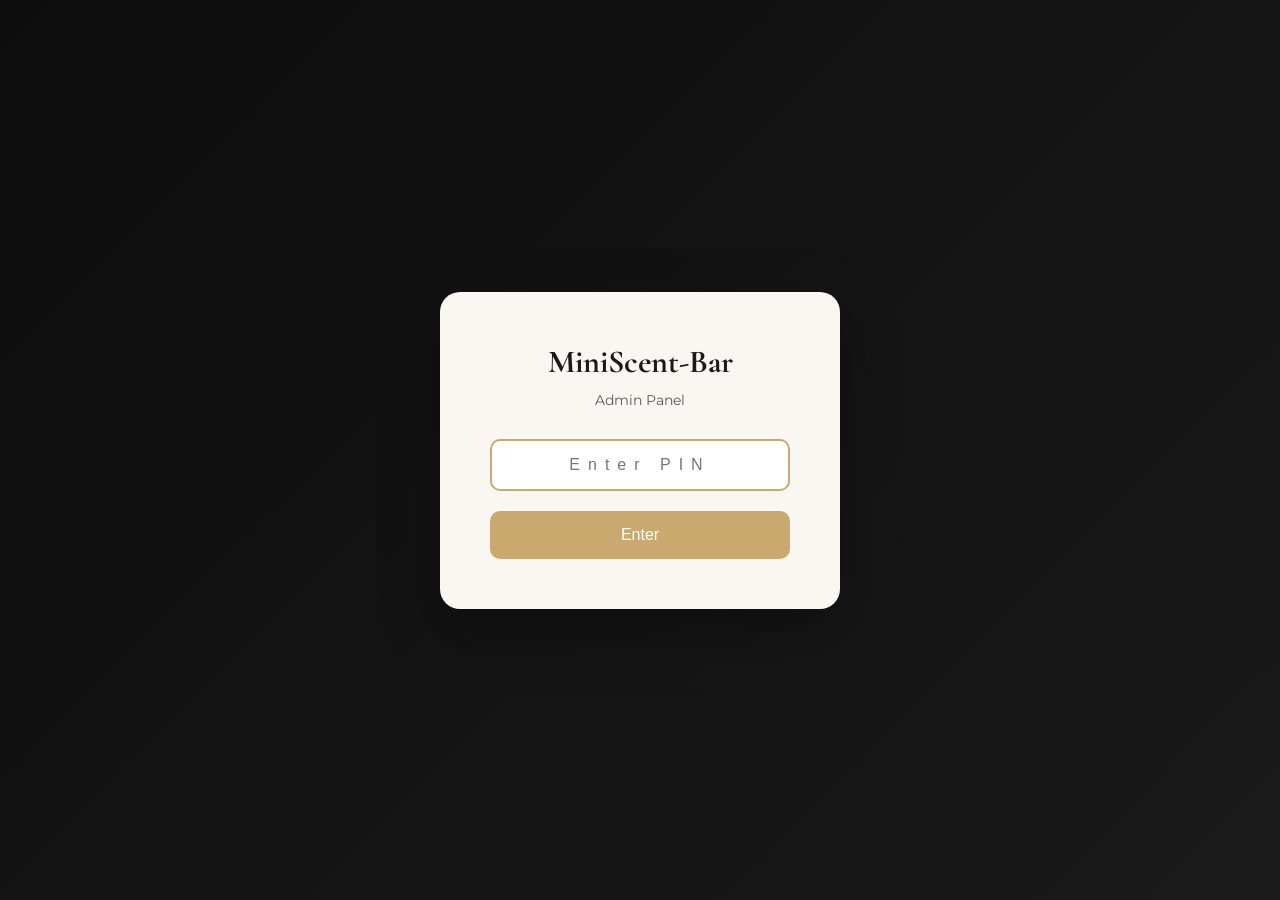
<file: admin.html>
<!DOCTYPE html>
<html lang="en">
<head>
  <meta charset="UTF-8">
  <meta name="viewport" content="width=device-width, initial-scale=1.0">
  <title>Admin Panel | MiniScent-Bar</title>
  <link href="https://fonts.googleapis.com/css2?family=Cormorant+Garamond:wght@400;500;600&family=Montserrat:wght@300;400;500&display=swap" rel="stylesheet">
  <style>
    * { margin: 0; padding: 0; box-sizing: border-box; }
    
    :root {
      --gold: #C9A96E;
      --gold-dark: #A0824D;
      --cream: #FAF7F2;
      --cream-light: #FFFDF9;
      --charcoal: #1A1A1A;
      --dark: #0D0D0D;
      --text-secondary: #5A5A5A;
      --font-serif: 'Cormorant Garamond', Georgia, serif;
      --font-sans: 'Montserrat', system-ui, sans-serif;
    }
    
    body {
      font-family: var(--font-sans);
      background: var(--cream);
      color: var(--charcoal);
      min-height: 100vh;
    }
    
    /* Login Screen */
    .login-screen {
      position: fixed;
      inset: 0;
      background: linear-gradient(135deg, var(--dark), var(--charcoal));
      display: flex;
      align-items: center;
      justify-content: center;
      z-index: 1000;
    }
    
    .login-box {
      background: var(--cream);
      padding: 50px;
      border-radius: 20px;
      width: 100%;
      max-width: 400px;
      text-align: center;
      box-shadow: 0 20px 60px rgba(0,0,0,0.3);
    }
    
    .login-box h1 {
      font-family: var(--font-serif);
      font-size: 2rem;
      color: var(--charcoal);
      margin-bottom: 10px;
    }
    
    .login-box p {
      color: var(--text-secondary);
      font-size: 0.875rem;
      margin-bottom: 30px;
    }
    
    .login-box input {
      width: 100%;
      padding: 15px;
      border: 2px solid var(--gold);
      border-radius: 10px;
      font-size: 1rem;
      margin-bottom: 20px;
      text-align: center;
      letter-spacing: 0.5em;
    }
    
    .login-box button {
      width: 100%;
      padding: 15px;
      background: var(--gold);
      color: white;
      border: none;
      border-radius: 10px;
      font-size: 1rem;
      cursor: pointer;
      font-weight: 500;
    }
    
    .login-box button:hover {
      background: var(--gold-dark);
    }
    
    /* Admin Layout */
    .admin-container {
      display: none;
      max-width: 1400px;
      margin: 0 auto;
    }
    
    .admin-header {
      background: var(--dark);
      color: var(--cream);
      padding: 20px 30px;
      display: flex;
      justify-content: space-between;
      align-items: center;
    }
    
    .admin-header h1 {
      font-family: var(--font-serif);
      font-size: 1.5rem;
    }
    
    .admin-header button {
      background: transparent;
      border: 1px solid var(--gold);
      color: var(--gold);
      padding: 8px 20px;
      border-radius: 6px;
      cursor: pointer;
    }
    
    .admin-nav {
      background: white;
      padding: 15px 30px;
      border-bottom: 1px solid rgba(0,0,0,0.1);
      display: flex;
      gap: 10px;
    }
    
    .nav-btn {
      padding: 10px 20px;
      border: none;
      background: transparent;
      color: var(--text-secondary);
      cursor: pointer;
      font-size: 0.875rem;
      border-radius: 6px;
    }
    
    .nav-btn.active {
      background: var(--gold);
      color: white;
    }
    
    .admin-content {
      padding: 30px;
    }
    
    .section {
      display: none;
      background: white;
      padding: 30px;
      border-radius: 15px;
      box-shadow: 0 4px 20px rgba(0,0,0,0.08);
    }
    
    .section.active {
      display: block;
    }
    
    .section h2 {
      font-family: var(--font-serif);
      font-size: 1.75rem;
      margin-bottom: 25px;
      padding-bottom: 15px;
      border-bottom: 2px solid var(--gold-light);
    }
    
    /* Form Styles */
    .form-group {
      margin-bottom: 20px;
    }
    
    .form-group label {
      display: block;
      font-size: 0.875rem;
      font-weight: 500;
      margin-bottom: 8px;
      color: var(--charcoal);
    }
    
    .form-group input,
    .form-group textarea,
    .form-group select {
      width: 100%;
      padding: 12px;
      border: 1px solid #ddd;
      border-radius: 8px;
      font-size: 0.9rem;
      font-family: var(--font-sans);
    }
    
    .form-group input:focus,
    .form-group textarea:focus {
      outline: none;
      border-color: var(--gold);
    }
    
    .form-row {
      display: grid;
      grid-template-columns: repeat(2, 1fr);
      gap: 20px;
    }
    
    .btn-primary {
      background: var(--gold);
      color: white;
      border: none;
      padding: 12px 30px;
      border-radius: 8px;
      cursor: pointer;
      font-size: 0.9rem;
      font-weight: 500;
    }
    
    .btn-primary:hover {
      background: var(--gold-dark);
    }
    
    .btn-secondary {
      background: transparent;
      color: var(--gold);
      border: 1px solid var(--gold);
      padding: 12px 30px;
      border-radius: 8px;
      cursor: pointer;
      font-size: 0.9rem;
    }
    
    /* Products List */
    .products-list {
      margin-top: 30px;
    }
    
    .product-item {
      display: grid;
      grid-template-columns: 60px 1fr auto auto auto;
      gap: 15px;
      align-items: center;
      padding: 15px;
      border-bottom: 1px solid #eee;
    }
    
    .product-item img {
      width: 50px;
      height: 50px;
      object-fit: cover;
      border-radius: 8px;
    }
    
    .product-info h4 {
      font-family: var(--font-serif);
      font-size: 1.1rem;
    }
    
    .product-info p {
      font-size: 0.8rem;
      color: var(--text-secondary);
    }
    
    .price-tag {
      font-weight: 600;
      color: var(--gold);
    }
    
    .btn-small {
      padding: 6px 12px;
      font-size: 0.8rem;
      border-radius: 4px;
      cursor: pointer;
    }
    
    .btn-edit {
      background: var(--gold);
      color: white;
      border: none;
    }
    
    .btn-delete {
      background: #ff4444;
      color: white;
      border: none;
    }
    
    /* Logo Preview */
    .logo-preview {
      width: 100px;
      height: 100px;
      border: 2px dashed var(--gold);
      border-radius: 10px;
      display: flex;
      align-items: center;
      justify-content: center;
      margin-bottom: 15px;
      overflow: hidden;
    }
    
    .logo-preview img {
      max-width: 100%;
      max-height: 100%;
      object-fit: contain;
    }
    
    /* Modal */
    .modal {
      display: none;
      position: fixed;
      inset: 0;
      background: rgba(0,0,0,0.5);
      z-index: 2000;
      align-items: center;
      justify-content: center;
    }
    
    .modal.active {
      display: flex;
    }
    
    .modal-content {
      background: white;
      padding: 30px;
      border-radius: 15px;
      width: 90%;
      max-width: 500px;
      max-height: 90vh;
      overflow-y: auto;
    }
    
    .modal-header {
      display: flex;
      justify-content: space-between;
      align-items: center;
      margin-bottom: 20px;
    }
    
    .modal-header h3 {
      font-family: var(--font-serif);
      font-size: 1.5rem;
    }
    
    .close-btn {
      background: none;
      border: none;
      font-size: 1.5rem;
      cursor: pointer;
    }
    
    @media (max-width: 768px) {
      .form-row {
        grid-template-columns: 1fr;
      }
      
      .product-item {
        grid-template-columns: 50px 1fr;
        gap: 10px;
      }
    }
  </style>
</head>
<body>
  <!-- Login Screen -->
  <div class="login-screen" id="loginScreen">
    <div class="login-box">
      <h1>MiniScent-Bar</h1>
      <p>Admin Panel</p>
      <input type="password" id="adminPass" placeholder="Enter PIN" maxlength="4">
      <button onclick="login()">Enter</button>
    </div>
  </div>

  <!-- Admin Panel -->
  <div class="admin-container" id="adminPanel">
    <header class="admin-header">
      <h1>🌸 MiniScent-Bar Admin</h1>
      <button onclick="logout()">Logout</button>
    </header>
    
    <nav class="admin-nav">
      <button class="nav-btn active" onclick="showSection('shop')">Shop Details</button>
      <button class="nav-btn" onclick="showSection('products')">Products</button>
      <button class="nav-btn" onclick="showSection('logo')">Logo</button>
    </nav>
    
    <main class="admin-content">
      <!-- Shop Details Section -->
      <section id="shop" class="section active">
        <h2>Shop Details</h2>
        <form onsubmit="saveShopDetails(event)">
          <div class="form-row">
            <div class="form-group">
              <label>Business Name</label>
              <input type="text" id="shopName" value="MiniScent-Bar">
            </div>
            <div class="form-group">
              <label>Tagline</label>
              <input type="text" id="shopTagline" value="Kenya's TOP Perfume Bar">
            </div>
          </div>
          
          <div class="form-row">
            <div class="form-group">
              <label>WhatsApp Number</label>
              <input type="text" id="shopPhone" value="254718810888">
            </div>
            <div class="form-group">
              <label>Email</label>
              <input type="email" id="shopEmail" value="shopminiatureworld@gmail.com">
            </div>
          </div>
          
          <div class="form-group">
            <label>Location</label>
            <input type="text" id="shopLocation" value="Nairobi, Kenya">
          </div>
          
          <div class="form-group">
            <label>Instagram Handle</label>
            <input type="text" id="shopInstagram" value="shop_miniscent.bar">
          </div>
          
          <button type="submit" class="btn-primary">Save Changes</button>
        </form>
      </section>
      
      <!-- Products Section -->
      <section id="products" class="section">
        <h2>Products</h2>
        <button class="btn-primary" onclick="openProductModal()">+ Add New Product</button>
        
        <div class="products-list" id="productsList">
          <!-- Products loaded here -->
        </div>
      </section>
      
      <!-- Logo Section -->
      <section id="logo" class="section">
        <h2>Change Logo</h2>
        
        <div class="form-group">
          <label>Current Logo</label>
          <div class="logo-preview" id="logoPreview">
            <img src="css/logo.png" alt="Current Logo" id="currentLogoImg">
          </div>
        </div>
        
        <div class="form-group">
          <label>Upload New Logo</label>
          <input type="file" id="logoUpload" accept="image/*" onchange="previewLogo(event)">
          <small style="color: var(--text-secondary);">Recommended: PNG with transparent background, 200x200px</small>
        </div>
        
        <div class="form-group">
          <label>Or enter Logo URL</label>
          <input type="text" id="logoUrl" placeholder="https://example.com/logo.png">
        </div>
        
        <button class="btn-primary" onclick="saveLogo()">Update Logo</button>
        <button class="btn-secondary" onclick="resetLogo()" style="margin-left: 10px;">Reset to Default</button>
      </section>
    </main>
  </div>
  
  <!-- Product Modal -->
  <div class="modal" id="productModal">
    <div class="modal-content">
      <div class="modal-header">
        <h3 id="modalTitle">Add Product</h3>
        <button class="close-btn" onclick="closeProductModal()">&times;</button>
      </div>
      <form onsubmit="saveProduct(event)">
        <input type="hidden" id="productId">
        
        <div class="form-group">
          <label>Product Name</label>
          <input type="text" id="productName" required>
        </div>
        
        <div class="form-row">
          <div class="form-group">
            <label>Brand</label>
            <input type="text" id="productBrand" required>
          </div>
          <div class="form-group">
            <label>Price (Ksh)</label>
            <input type="number" id="productPrice" required>
          </div>
        </div>
        
        <div class="form-group">
          <label>Type/Description</label>
          <input type="text" id="productType" placeholder="e.g. Woody & Rich">
        </div>
        
        <div class="form-group">
          <label>Image URL</label>
          <input type="url" id="productImage" placeholder="https://images.unsplash.com/...">
          <small style="color: var(--text-secondary);">Leave empty for default perfume image</small>
        </div>
        
        <button type="submit" class="btn-primary">Save Product</button>
      </form>
    </div>
  </div>

  <script>
    // Admin PIN (in real app, this would be hashed)
    const ADMIN_PIN = '1234';
    
    // Default products
    const defaultProducts = [
      { id: 1, name: 'Santal 33', brand: 'Le Labo', price: 3000, type: 'Woody & Rich', image: 'https://images.unsplash.com/photo-1541643600914-78b084683601?w=400&h=600&fit=crop' },
      { id: 2, name: 'Baccarat Rouge', brand: 'MFK', price: 3000, type: 'Amber Floral', image: 'https://images.unsplash.com/photo-1592945403244-b3fbafd7f539?w=400&h=600&fit=crop' },
      { id: 3, name: 'Oud Wood', brand: 'Tom Ford', price: 3000, type: 'Smoky & Warm', image: 'https://images.unsplash.com/photo-1587017539504-67cfbddac569?w=400&h=600&fit=crop' },
      { id: 4, name: 'Libre', brand: 'YSL', price: 3000, type: 'Bold Lavender', image: 'https://images.unsplash.com/photo-1594035910387-fea47794261f?w=400&h=600&fit=crop' },
      { id: 5, name: 'Good Girl', brand: 'Carolina Herrera', price: 3000, type: 'Sweet & Dark', image: 'https://images.unsplash.com/photo-1595425970377-c9703cf48b6d?w=400&h=600&fit=crop' },
      { id: 6, name: 'Aventus', brand: 'Creed', price: 3000, type: 'Fruity & Rich', image: 'https://images.unsplash.com/photo-1523293182086-7651a899d37f?w=400&h=600&fit=crop' }
    ];
    
    // Check if already logged in
    if (localStorage.getItem('adminLoggedIn') === 'true') {
      showAdminPanel();
    }
    
    function login() {
      const pass = document.getElementById('adminPass').value;
      if (pass === ADMIN_PIN) {
        localStorage.setItem('adminLoggedIn', 'true');
        showAdminPanel();
      } else {
        alert('Incorrect PIN');
      }
    }
    
    function logout() {
      localStorage.removeItem('adminLoggedIn');
      location.reload();
    }
    
    function showAdminPanel() {
      document.getElementById('loginScreen').style.display = 'none';
      document.getElementById('adminPanel').style.display = 'block';
      loadProducts();
      loadShopDetails();
    }
    
    function showSection(sectionId) {
      document.querySelectorAll('.section').forEach(s => s.classList.remove('active'));
      document.querySelectorAll('.nav-btn').forEach(b => b.classList.remove('active'));
      document.getElementById(sectionId).classList.add('active');
      event.target.classList.add('active');
    }
    
    // Shop Details
    function loadShopDetails() {
      const details = JSON.parse(localStorage.getItem('shopDetails') || '{}');
      if (details.name) document.getElementById('shopName').value = details.name;
      if (details.tagline) document.getElementById('shopTagline').value = details.tagline;
      if (details.phone) document.getElementById('shopPhone').value = details.phone;
      if (details.email) document.getElementById('shopEmail').value = details.email;
      if (details.location) document.getElementById('shopLocation').value = details.location;
      if (details.instagram) document.getElementById('shopInstagram').value = details.instagram;
    }
    
    function saveShopDetails(e) {
      e.preventDefault();
      const details = {
        name: document.getElementById('shopName').value,
        tagline: document.getElementById('shopTagline').value,
        phone: document.getElementById('shopPhone').value,
        email: document.getElementById('shopEmail').value,
        location: document.getElementById('shopLocation').value,
        instagram: document.getElementById('shopInstagram').value
      };
      localStorage.setItem('shopDetails', JSON.stringify(details));
      alert('Shop details saved! Changes will appear on the website.');
    }
    
    // Products
    function loadProducts() {
      const products = JSON.parse(localStorage.getItem('products') || JSON.stringify(defaultProducts));
      const container = document.getElementById('productsList');
      container.innerHTML = products.map(p => `
        <div class="product-item">
          <img src="${p.image || 'https://via.placeholder.com/50'}" alt="${p.name}">
          <div class="product-info">
            <h4>${p.name}</h4>
            <p>${p.brand} • ${p.type}</p>
          </div>
          <span class="price-tag">Ksh ${p.price}</span>
          <button class="btn-small btn-edit" onclick="editProduct(${p.id})">Edit</button>
          <button class="btn-small btn-delete" onclick="deleteProduct(${p.id})">Delete</button>
        </div>
      `).join('');
    }
    
    function openProductModal(product = null) {
      document.getElementById('productModal').classList.add('active');
      document.getElementById('modalTitle').textContent = product ? 'Edit Product' : 'Add Product';
      if (product) {
        document.getElementById('productId').value = product.id;
        document.getElementById('productName').value = product.name;
        document.getElementById('productBrand').value = product.brand;
        document.getElementById('productPrice').value = product.price;
        document.getElementById('productType').value = product.type;
        document.getElementById('productImage').value = product.image || '';
      } else {
        document.getElementById('productId').value = '';
        document.querySelector('#productModal form').reset();
      }
    }
    
    function closeProductModal() {
      document.getElementById('productModal').classList.remove('active');
    }
    
    function saveProduct(e) {
      e.preventDefault();
      const id = document.getElementById('productId').value;
      const products = JSON.parse(localStorage.getItem('products') || JSON.stringify(defaultProducts));
      
      const product = {
        id: id ? parseInt(id) : Date.now(),
        name: document.getElementById('productName').value,
        brand: document.getElementById('productBrand').value,
        price: parseInt(document.getElementById('productPrice').value),
        type: document.getElementById('productType').value,
        image: document.getElementById('productImage').value || 'https://images.unsplash.com/photo-1541643600914-78b084683601?w=400&h=600&fit=crop'
      };
      
      if (id) {
        const index = products.findIndex(p => p.id === parseInt(id));
        products[index] = product;
      } else {
        products.push(product);
      }
      
      localStorage.setItem('products', JSON.stringify(products));
      closeProductModal();
      loadProducts();
      alert('Product saved!');
    }
    
    function editProduct(id) {
      const products = JSON.parse(localStorage.getItem('products') || JSON.stringify(defaultProducts));
      const product = products.find(p => p.id === id);
      openProductModal(product);
    }
    
    function deleteProduct(id) {
      if (!confirm('Delete this product?')) return;
      let products = JSON.parse(localStorage.getItem('products') || JSON.stringify(defaultProducts));
      products = products.filter(p => p.id !== id);
      localStorage.setItem('products', JSON.stringify(products));
      loadProducts();
    }
    
    // Logo
    function previewLogo(event) {
      const file = event.target.files[0];
      if (file) {
        const reader = new FileReader();
        reader.onload = function(e) {
          document.getElementById('currentLogoImg').src = e.target.result;
          localStorage.setItem('logoData', e.target.result);
        };
        reader.readAsDataURL(file);
      }
    }
    
    function saveLogo() {
      const url = document.getElementById('logoUrl').value;
      if (url) {
        localStorage.setItem('logoUrl', url);
        document.getElementById('currentLogoImg').src = url;
      }
      alert('Logo updated! Note: For permanent changes, you need to replace the logo.png file in the css folder.');
    }
    
    function resetLogo() {
      localStorage.removeItem('logoData');
      localStorage.removeItem('logoUrl');
      document.getElementById('currentLogoImg').src = 'css/logo.png';
      document.getElementById('logoUrl').value = '';
      alert('Logo reset to default');
    }
    
    // Load saved logo on page load
    const savedLogo = localStorage.getItem('logoUrl') || localStorage.getItem('logoData');
    if (savedLogo) {
      document.getElementById('currentLogoImg').src = savedLogo;
    }
  </script>
</body>
</html>
</file>
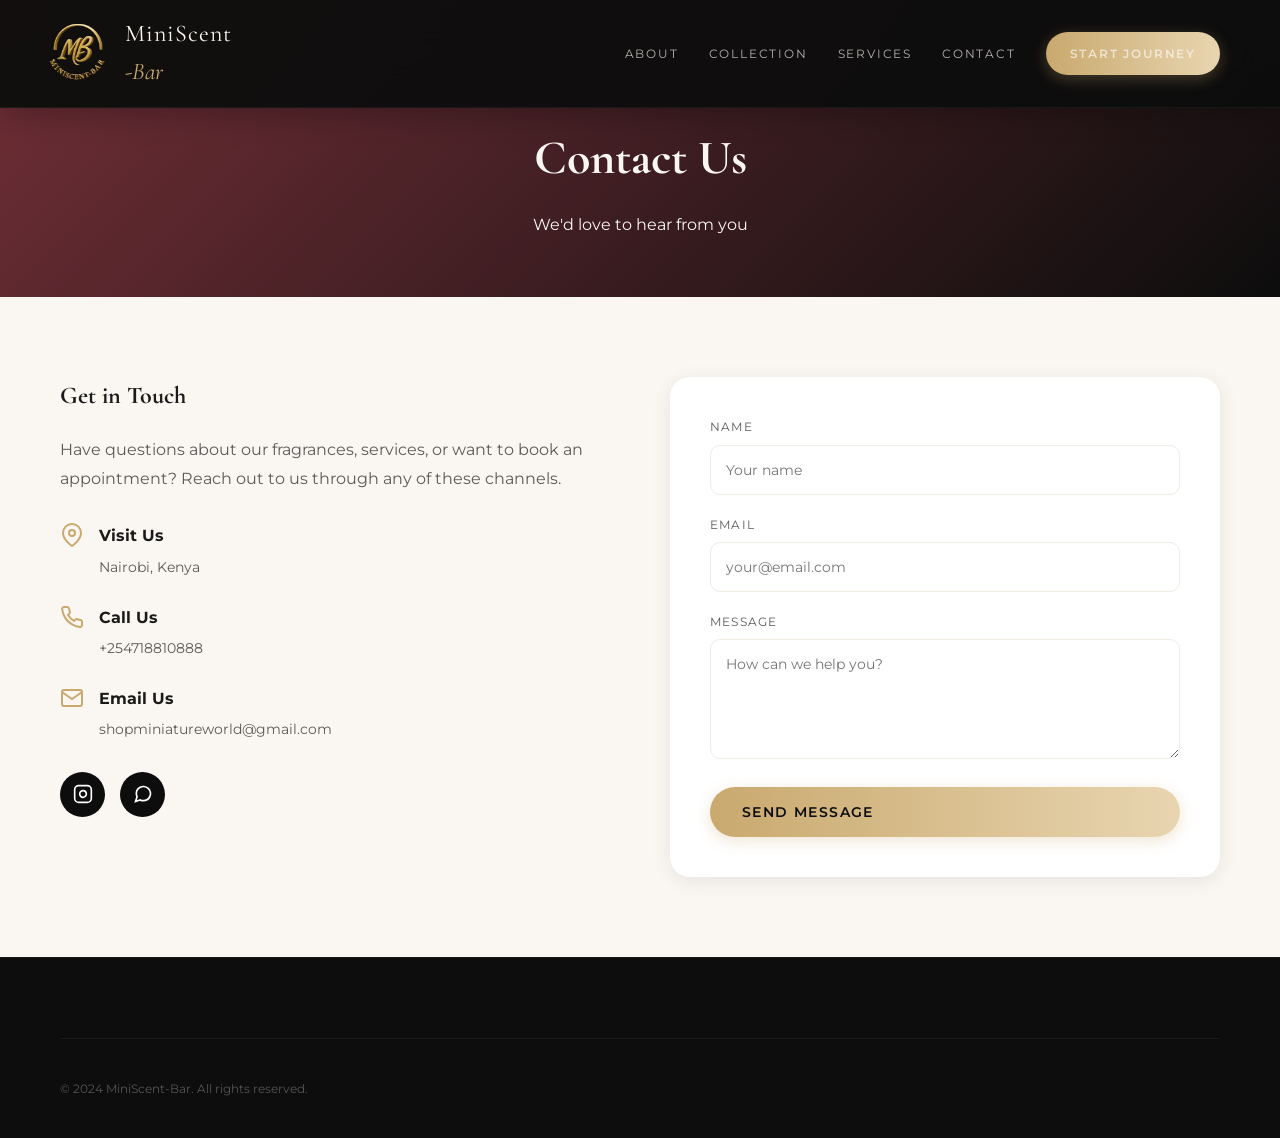
<file: contact.html>
<!DOCTYPE html>
<html lang="en">
<head>
  <meta charset="UTF-8">
  <meta name="viewport" content="width=device-width, initial-scale=1.0">
  <title>Contact Us | MiniScent-Bar</title>
  <link href="https://fonts.googleapis.com/css2?family=Cormorant+Garamond:wght@400;500&family=Montserrat:wght@300;400;500&family=Great+Vibes&family=Parisienne&family=Sacramento&family=Allura&family=Alex+Brush&display=swap" rel="stylesheet">
  <link rel="stylesheet" href="css/styles.css">
  <style>
    .page-header { background: linear-gradient(135deg, var(--burgundy), var(--dark)); padding: 120px 0 60px; text-align: center; color: var(--cream); }
    .page-header h1 { font-family: var(--font-serif); font-size: 3rem; margin-bottom: 15px; }
    .contact-section { padding: 80px 0; background: var(--cream); }
    .contact-grid { display: grid; grid-template-columns: 1fr 1fr; gap: 60px; }
    .contact-info h3 { font-family: var(--font-serif); font-size: 1.5rem; color: var(--charcoal); margin-bottom: 20px; }
    .contact-item { display: flex; align-items: flex-start; gap: 15px; margin-bottom: 25px; }
    .contact-item svg { stroke: var(--gold); flex-shrink: 0; }
    .contact-item strong { display: block; color: var(--charcoal); margin-bottom: 5px; }
    .contact-item span { font-size: 0.875rem; color: var(--text-secondary); }
    .social-links { display: flex; gap: 15px; margin-top: 30px; }
    .social-links a { width: 45px; height: 45px; border-radius: 50%; background: var(--dark); display: flex; align-items: center; justify-content: center; transition: 0.3s; }
    .social-links a:hover { background: var(--gold); }
    .contact-form { background: white; padding: 40px; border-radius: 20px; box-shadow: 0 4px 20px rgba(0,0,0,0.08); }
    .form-group { margin-bottom: 20px; }
    .form-group label { display: block; font-size: 0.75rem; text-transform: uppercase; letter-spacing: 0.1em; color: var(--text-secondary); margin-bottom: 8px; }
    .form-group input, .form-group textarea { width: 100%; padding: 15px; border: 1px solid var(--cream-dark); border-radius: 10px; font-family: var(--font-sans); font-size: 0.875rem; transition: 0.3s; }
    .form-group input:focus, .form-group textarea:focus { outline: none; border-color: var(--gold); }
    .form-group textarea { min-height: 120px; resize: vertical; }
    @media (max-width: 768px) { .contact-grid { grid-template-columns: 1fr; } }
  </style>
</head>
<body>
  <nav class="navbar scrolled" id="navbar">
    <div class="nav-container">
      <a href="index.html" class="logo">
        <img src="css/logo.png" alt="MiniScent-Bar">
        <div class="logo-text"><span class="logo-main">MiniScent</span><span class="logo-accent">-Bar</span></div>
      </a>
      <div class="nav-links">
        <a href="about.html">About</a>
        <a href="collection.html">Collection</a>
        <a href="services.html">Services</a>
        <a href="contact.html">Contact</a>
        <a href="index.html#fragrance-journey" class="btn-primary">Start Journey</a>
      </div>
    </div>
  </nav>

  <header class="page-header">
    <div class="container">
      <h1>Contact Us</h1>
      <p>We'd love to hear from you</p>
    </div>
  </header>

  <section class="contact-section">
    <div class="container">
      <div class="contact-grid">
        <div class="contact-info">
          <h3>Get in Touch</h3>
          <p style="color: var(--text-secondary); margin-bottom: 30px; line-height: 1.8;">Have questions about our fragrances, services, or want to book an appointment? Reach out to us through any of these channels.</p>
          
          <div class="contact-item">
            <svg width="24" height="24" viewBox="0 0 24 24" fill="none" stroke-width="2"><path d="M21 10c0 7-9 13-9 13s-9-6-9-13a9 9 0 0 1 18 0z"/><circle cx="12" cy="10" r="3"/></svg>
            <div>
              <strong>Visit Us</strong>
              <span>Nairobi, Kenya</span>
            </div>
          </div>
          
          <div class="contact-item">
            <svg width="24" height="24" viewBox="0 0 24 24" fill="none" stroke-width="2"><path d="M22 16.92v3a2 2 0 0 1-2.18 2 19.79 19.79 0 0 1-8.63-3.07 19.5 19.5 0 0 1-6-6 19.79 19.79 0 0 1-3.07-8.67A2 2 0 0 1 4.11 2h3a2 2 0 0 1 2 1.72 12.84 12.84 0 0 0 .7 2.81 2 2 0 0 1-.45 2.11L8.09 9.91a16 16 0 0 0 6 6l1.27-1.27a2 2 0 0 1 2.11-.45 12.84 12.84 0 0 0 2.81.7A2 2 0 0 1 22 16.92z"/></svg>
            <div>
              <strong>Call Us</strong>
              <span>+254718810888</span>
            </div>
          </div>
          
          <div class="contact-item">
            <svg width="24" height="24" viewBox="0 0 24 24" fill="none" stroke-width="2"><path d="M4 4h16c1.1 0 2 .9 2 2v12c0 1.1-.9 2-2 2H4c-1.1 0-2-.9-2-2V6c0-1.1.9-2 2-2z"/><polyline points="22,6 12,13 2,6"/></svg>
            <div>
              <strong>Email Us</strong>
              <span>shopminiatureworld@gmail.com</span>
            </div>
          </div>
          
          <div class="social-links">
            <a href="https://instagram.com/shop_miniscent.bar" target="_blank" aria-label="Instagram">
              <svg width="20" height="20" viewBox="0 0 24 24" fill="none" stroke="white" stroke-width="2"><rect x="2" y="2" width="20" height="20" rx="5"/><path d="M16 11.37A4 4 0 1 1 12.63 8 4 4 0 0 1 16 11.37z"/><line x1="17.5" y1="6.5" x2="17.51" y2="6.5"/></svg>
            </a>
            <a href="https://wa.me/254718810888" target="_blank" aria-label="WhatsApp">
              <svg width="20" height="20" viewBox="0 0 24 24" fill="none" stroke="white" stroke-width="2"><path d="M21 11.5a8.38 8.38 0 0 1-.9 3.8 8.5 8.5 0 0 1-7.6 4.7 8.38 8.38 0 0 1-3.8-.9L3 21l1.9-5.7a8.38 8.38 0 0 1-.9-3.8 8.5 8.5 0 0 1 4.7-7.6 8.38 8.38 0 0 1 3.8-.9h.5a8.48 8.48 0 0 1 8 8v.5z"/></svg>
            </a>
          </div>
        </div>
        
        <form class="contact-form" onsubmit="handleSubmit(event)">
          <div class="form-group">
            <label>Name</label>
            <input type="text" name="name" required placeholder="Your name">
          </div>
          <div class="form-group">
            <label>Email</label>
            <input type="email" name="email" required placeholder="your@email.com">
          </div>
          <div class="form-group">
            <label>Message</label>
            <textarea name="message" required placeholder="How can we help you?"></textarea>
          </div>
          <button type="submit" class="btn-primary btn-large" style="width: 100%;">Send Message</button>
        </form>
      </div>
    </div>
  </section>

  <footer class="footer">
    <div class="container">
      <div class="footer-bottom">
        <p>© 2024 MiniScent-Bar. All rights reserved.</p>
      </div>
    </div>
  </footer>

  <script>
    function handleSubmit(e) {
      e.preventDefault();
      const form = e.target;
      const name = form.name.value;
      const email = form.email.value;
      const message = form.message.value;
      const whatsappMsg = encodeURIComponent(`Hi! I'm ${name} (${email}). ${message}`);
      window.open(`https://wa.me/254718810888?text=${whatsappMsg}`, '_blank');
    }
  </script>
</body>
</html>
</file>
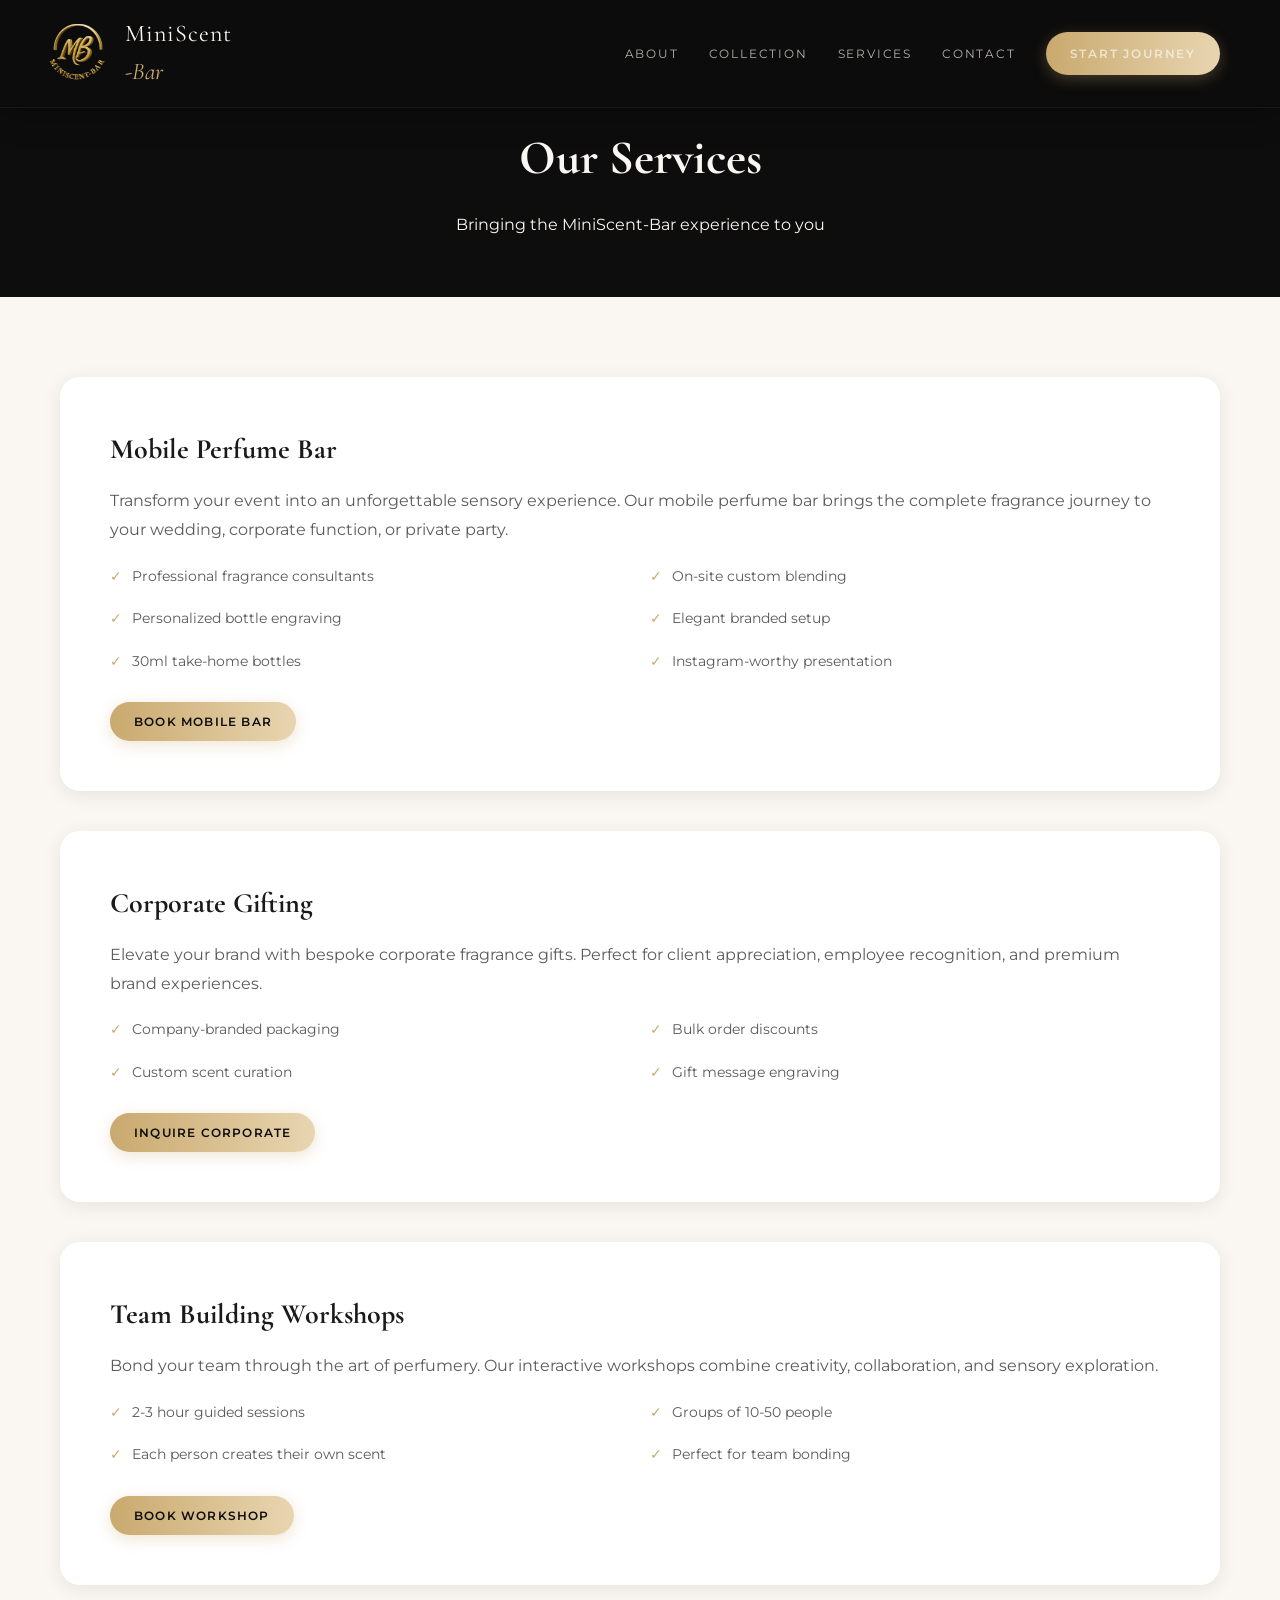
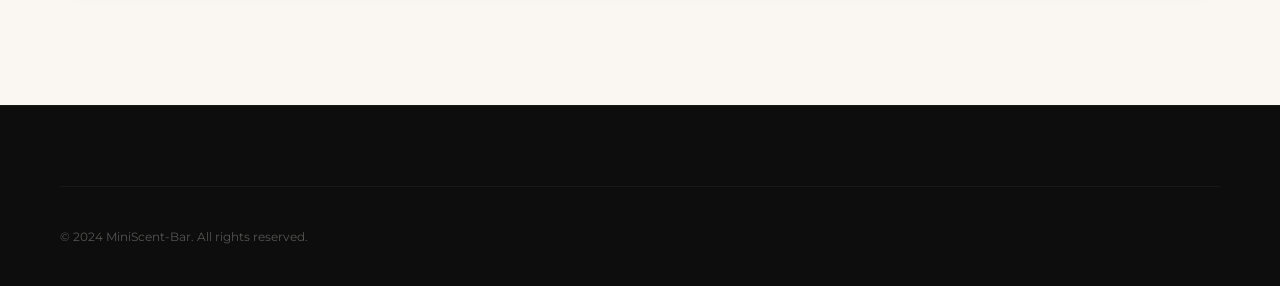
<file: services.html>
<!DOCTYPE html>
<html lang="en">
<head>
  <meta charset="UTF-8">
  <meta name="viewport" content="width=device-width, initial-scale=1.0">
  <title>Services | MiniScent-Bar</title>
  <link href="https://fonts.googleapis.com/css2?family=Cormorant+Garamond:wght@400;500&family=Montserrat:wght@300;400;500&family=Great+Vibes&family=Parisienne&family=Sacramento&family=Allura&family=Alex+Brush&display=swap" rel="stylesheet">
  <link rel="stylesheet" href="css/styles.css">
  <style>
    .page-header { background: var(--dark); padding: 120px 0 60px; text-align: center; color: var(--cream); }
    .page-header h1 { font-family: var(--font-serif); font-size: 3rem; margin-bottom: 15px; }
    .services-full { padding: 80px 0; background: var(--cream); }
    .service-detail { background: white; border-radius: 20px; padding: 50px; margin-bottom: 40px; box-shadow: 0 4px 20px rgba(0,0,0,0.08); }
    .service-detail h3 { font-family: var(--font-serif); font-size: 1.75rem; color: var(--charcoal); margin-bottom: 15px; }
    .service-detail p { color: var(--text-secondary); line-height: 1.8; margin-bottom: 20px; }
    .features { display: grid; grid-template-columns: repeat(2, 1fr); gap: 20px; margin-bottom: 30px; }
    .feature { display: flex; align-items: center; gap: 10px; font-size: 0.875rem; color: var(--text-secondary); }
    .feature::before { content: '✓'; color: var(--gold); font-weight: bold; }
  </style>
</head>
<body>
  <nav class="navbar scrolled" id="navbar">
    <div class="nav-container">
      <a href="index.html" class="logo">
        <img src="css/logo.png" alt="MiniScent-Bar">
        <div class="logo-text"><span class="logo-main">MiniScent</span><span class="logo-accent">-Bar</span></div>
      </a>
      <div class="nav-links">
        <a href="about.html">About</a>
        <a href="collection.html">Collection</a>
        <a href="services.html">Services</a>
        <a href="contact.html">Contact</a>
        <a href="index.html#fragrance-journey" class="btn-primary">Start Journey</a>
      </div>
    </div>
  </nav>

  <header class="page-header">
    <div class="container">
      <h1>Our Services</h1>
      <p>Bringing the MiniScent-Bar experience to you</p>
    </div>
  </header>

  <section class="services-full">
    <div class="container">
      <div class="service-detail">
        <h3>Mobile Perfume Bar</h3>
        <p>Transform your event into an unforgettable sensory experience. Our mobile perfume bar brings the complete fragrance journey to your wedding, corporate function, or private party.</p>
        <div class="features">
          <div class="feature">Professional fragrance consultants</div>
          <div class="feature">On-site custom blending</div>
          <div class="feature">Personalized bottle engraving</div>
          <div class="feature">Elegant branded setup</div>
          <div class="feature">30ml take-home bottles</div>
          <div class="feature">Instagram-worthy presentation</div>
        </div>
        <button class="btn-primary" onclick="inquire('Mobile Bar')">Book Mobile Bar</button>
      </div>

      <div class="service-detail">
        <h3>Corporate Gifting</h3>
        <p>Elevate your brand with bespoke corporate fragrance gifts. Perfect for client appreciation, employee recognition, and premium brand experiences.</p>
        <div class="features">
          <div class="feature">Company-branded packaging</div>
          <div class="feature">Bulk order discounts</div>
          <div class="feature">Custom scent curation</div>
          <div class="feature">Gift message engraving</div>
        </div>
        <button class="btn-primary" onclick="inquire('Corporate Gifting')">Inquire Corporate</button>
      </div>

      <div class="service-detail">
        <h3>Team Building Workshops</h3>
        <p>Bond your team through the art of perfumery. Our interactive workshops combine creativity, collaboration, and sensory exploration.</p>
        <div class="features">
          <div class="feature">2-3 hour guided sessions</div>
          <div class="feature">Groups of 10-50 people</div>
          <div class="feature">Each person creates their own scent</div>
          <div class="feature">Perfect for team bonding</div>
        </div>
        <button class="btn-primary" onclick="inquire('Team Building')">Book Workshop</button>
      </div>
    </div>
  </section>

  <footer class="footer">
    <div class="container">
      <div class="footer-bottom">
        <p>© 2024 MiniScent-Bar. All rights reserved.</p>
      </div>
    </div>
  </footer>

  <script>
    function inquire(service) {
      const message = encodeURIComponent(`Hi! I'm interested in your ${service} services. Can you provide more information?`);
      window.open(`https://wa.me/?text=${message}`, '_blank');
    }
  </script>
</body>
</html>
</file>
<file: css/styles.css>
/* ===== CSS VARIABLES - Color Theme ===== */
:root {
  /* Primary Colors - Gold Luxury */
  --gold: #C9A96E;
  --gold-light: #E8D5B0;
  --gold-dark: #A0824D;
  --gold-muted: #B89A6A;
  
  /* Neutrals - Cream & Dark */
  --cream: #FAF7F2;
  --cream-light: #FFFDF9;
  --cream-dark: #F0EBE3;
  --charcoal: #1A1A1A;
  --charcoal-light: #2D2D2D;
  --dark: #0D0D0D;
  
  /* Accent Colors */
  --blush: #E8D5D0;
  --blush-soft: #F5E8E4;
  --burgundy: #722F37;
  --burgundy-soft: #8B4A52;
  --sage: #8B9D83;
  --sage-soft: #A8B8A0;
  
  /* Text Colors */
  --text-primary: #1A1A1A;
  --text-secondary: #5A5A5A;
  --text-muted: #8A8A8A;
  --text-cream: #FAF7F2;
  
  /* Fonts */
  --font-serif: 'Cormorant Garamond', Georgia, serif;
  --font-sans: 'Montserrat', system-ui, sans-serif;
  --font-script: 'Great Vibes', cursive;
  --font-script-2: 'Parisienne', cursive;
  --font-script-3: 'Sacramento', cursive;
  --font-script-4: 'Allura', cursive;
  --font-script-5: 'Alex Brush', cursive;
  
  /* Transitions */
  --transition-fast: 0.3s ease;
  --transition-medium: 0.5s ease;
  --transition-slow: 0.7s ease;
}

/* ===== RESET & BASE ===== */
* {
  margin: 0;
  padding: 0;
  box-sizing: border-box;
}

html {
  scroll-behavior: smooth;
}

body {
  font-family: var(--font-sans);
  background-color: var(--cream);
  color: var(--text-primary);
  line-height: 1.6;
  overflow-x: hidden;
}

img {
  max-width: 100%;
  height: auto;
  display: block;
}

a {
  text-decoration: none;
  color: inherit;
  transition: var(--transition-fast);
}

button {
  cursor: pointer;
  font-family: var(--font-sans);
  border: none;
  background: none;
}

.container {
  max-width: 1200px;
  margin: 0 auto;
  padding: 0 20px;
}

/* ===== NAVIGATION ===== */
.navbar {
  position: fixed;
  top: 0;
  left: 0;
  right: 0;
  z-index: 1000;
  transition: var(--transition-slow);
  padding: 15px 0;
}

.navbar.scrolled {
  background: rgba(13, 13, 13, 0.95);
  backdrop-filter: blur(20px);
  box-shadow: 0 4px 30px rgba(0, 0, 0, 0.3);
  border-bottom: 1px solid rgba(255, 255, 255, 0.05);
}

.navbar.light {
  background: rgba(250, 247, 242, 0.95);
  backdrop-filter: blur(20px);
  box-shadow: 0 4px 20px rgba(0, 0, 0, 0.1);
}

.navbar.light .nav-links a {
  color: var(--charcoal);
}

.navbar.light .nav-links a:hover {
  color: var(--gold);
}

.nav-container {
  max-width: 1200px;
  margin: 0 auto;
  padding: 0 20px 0 0;
  display: flex;
  justify-content: space-between;
  align-items: center;
}

.logo {
  display: flex;
  align-items: center;
  gap: 10px;
}

.logo img {
  height: 75px;
  width: auto;
}

.logo-text {
  display: flex;
  flex-direction: column;
}

.logo-main {
  font-family: var(--font-serif);
  font-size: 1.5rem;
  color: var(--cream);
  letter-spacing: 1px;
}

.logo-accent {
  font-family: var(--font-serif);
  font-size: 1.5rem;
  color: var(--gold);
  font-style: italic;
}

.navbar.light .logo-main {
  color: var(--charcoal);
}

.nav-links {
  display: flex;
  align-items: center;
  gap: 30px;
}

.nav-links a {
  font-size: 0.75rem;
  letter-spacing: 0.15em;
  text-transform: uppercase;
  color: rgba(250, 247, 242, 0.7);
  position: relative;
}

.nav-links a:hover {
  color: var(--gold);
}

.nav-links a::after {
  content: '';
  position: absolute;
  bottom: -4px;
  left: 0;
  width: 0;
  height: 1px;
  background: linear-gradient(to right, var(--gold), var(--gold-light));
  transition: var(--transition-fast);
}

.nav-links a:hover::after {
  width: 100%;
}

.mobile-toggle {
  display: none;
  flex-direction: column;
  gap: 5px;
  padding: 5px;
}

.mobile-toggle span {
  display: block;
  width: 25px;
  height: 2px;
  background: var(--cream);
  transition: var(--transition-fast);
}

.navbar.light .mobile-toggle span {
  background: var(--charcoal);
}

.mobile-menu {
  display: none;
  position: absolute;
  top: 100%;
  left: 0;
  right: 0;
  background: rgba(13, 13, 13, 0.98);
  backdrop-filter: blur(20px);
  padding: 20px;
  flex-direction: column;
  gap: 15px;
  border-top: 1px solid rgba(255, 255, 255, 0.05);
}

.mobile-menu.active {
  display: flex;
}

.mobile-menu a {
  font-size: 0.875rem;
  letter-spacing: 0.15em;
  text-transform: uppercase;
  color: rgba(250, 247, 242, 0.7);
  padding: 10px 0;
}

/* ===== BUTTONS ===== */
.btn-primary {
  display: inline-flex;
  align-items: center;
  gap: 8px;
  background: linear-gradient(to right, var(--gold), var(--gold-light));
  color: var(--dark);
  font-size: 0.75rem;
  font-weight: 600;
  letter-spacing: 0.1em;
  text-transform: uppercase;
  padding: 12px 24px;
  border-radius: 50px;
  transition: var(--transition-fast);
  box-shadow: 0 4px 15px rgba(201, 169, 110, 0.3);
}

.btn-primary:hover {
  transform: translateY(-2px);
  box-shadow: 0 6px 20px rgba(201, 169, 110, 0.4);
}

.btn-outline {
  display: inline-flex;
  align-items: center;
  gap: 8px;
  border: 1px solid rgba(250, 247, 242, 0.3);
  color: var(--cream);
  font-size: 0.75rem;
  font-weight: 500;
  letter-spacing: 0.1em;
  text-transform: uppercase;
  padding: 12px 24px;
  border-radius: 50px;
  transition: var(--transition-fast);
}

.btn-outline:hover {
  background: rgba(250, 247, 242, 0.1);
  border-color: rgba(201, 169, 110, 0.5);
}

.btn-secondary {
  display: inline-flex;
  align-items: center;
  gap: 8px;
  border: 1px solid var(--gold);
  color: var(--charcoal);
  font-size: 0.75rem;
  font-weight: 500;
  letter-spacing: 0.1em;
  text-transform: uppercase;
  padding: 12px 24px;
  border-radius: 50px;
  transition: var(--transition-fast);
}

.btn-secondary:hover {
  background: var(--gold);
  color: var(--dark);
}

.btn-large {
  padding: 16px 32px;
  font-size: 0.875rem;
}

.btn-small {
  padding: 8px 16px;
  font-size: 0.625rem;
}

/* ===== HERO SECTION ===== */
.hero {
  position: relative;
  min-height: 100vh;
  display: flex;
  align-items: center;
  justify-content: center;
  overflow: hidden;
}

.hero-bg {
  position: absolute;
  inset: 0;
  z-index: -2;
}

.hero-bg img {
  width: 100%;
  height: 100%;
  object-fit: cover;
  transform: scale(1.05);
  animation: gentle-zoom 20s ease-in-out infinite alternate;
}

@keyframes gentle-zoom {
  0% { transform: scale(1.05); }
  100% { transform: scale(1.15); }
}

.hero-overlay {
  position: absolute;
  inset: 0;
  background: linear-gradient(to bottom, rgba(13, 13, 13, 0.85), rgba(13, 13, 13, 0.6), rgba(13, 13, 13, 0.95));
}

.floating-orbs {
  position: absolute;
  inset: 0;
  overflow: hidden;
  pointer-events: none;
}

.orb {
  position: absolute;
  border-radius: 50%;
  filter: blur(40px);
  opacity: 0.06;
  animation: float 10s ease-in-out infinite;
}

.orb-1 {
  width: 300px;
  height: 300px;
  background: var(--gold);
  left: 15%;
  top: 20%;
  animation-delay: 0s;
}

.orb-2 {
  width: 250px;
  height: 250px;
  background: var(--burgundy-soft);
  right: 20%;
  top: 40%;
  animation-delay: 2s;
}

.orb-3 {
  width: 200px;
  height: 200px;
  background: var(--gold);
  left: 60%;
  bottom: 20%;
  animation-delay: 4s;
}

@keyframes float {
  0%, 100% { transform: translateY(0) translateX(0); }
  50% { transform: translateY(-30px) translateX(20px); }
}

.floating-bottles {
  position: absolute;
  inset: 0;
  pointer-events: none;
}

.bottle-right {
  position: absolute;
  right: 40px;
  top: 25%;
  width: 140px;
  opacity: 0.7;
  mix-blend-mode: screen;
  filter: brightness(1.2) contrast(1.1);
  animation: float 8s ease-in-out infinite;
  animation-delay: 1s;
}

.bottle-left {
  position: absolute;
  left: 40px;
  bottom: 25%;
  width: 180px;
  opacity: 0.6;
  mix-blend-mode: screen;
  filter: brightness(1.2) contrast(1.1);
  animation: float 10s ease-in-out infinite reverse;
  animation-delay: 3s;
}

.hero-content {
  position: relative;
  z-index: 10;
  text-align: center;
  max-width: 800px;
  padding: 0 20px;
}

.hero-subtitle {
  display: flex;
  align-items: center;
  justify-content: center;
  gap: 15px;
  margin-bottom: 20px;
}

.hero-subtitle .line {
  width: 50px;
  height: 1px;
  background: linear-gradient(to right, transparent, var(--gold));
}

.hero-subtitle .line:last-child {
  background: linear-gradient(to left, transparent, var(--gold));
}

.hero-subtitle p {
  font-size: 0.75rem;
  letter-spacing: 0.4em;
  text-transform: uppercase;
  color: var(--gold);
}

.hero h1 {
  font-family: var(--font-serif);
  font-size: clamp(3rem, 8vw, 6rem);
  font-weight: 400;
  color: var(--cream);
  line-height: 1;
  margin-bottom: 20px;
}

.gold-text {
  color: var(--gold);
}

.italic {
  font-style: italic;
}

.hero-desc {
  font-size: 1rem;
  color: rgba(250, 247, 242, 0.7);
  max-width: 500px;
  margin: 0 auto 40px;
}

.hero-buttons {
  display: flex;
  flex-wrap: wrap;
  gap: 20px;
  justify-content: center;
}

.scroll-indicator {
  position: absolute;
  bottom: 40px;
  left: 50%;
  transform: translateX(-50%);
  display: flex;
  flex-direction: column;
  align-items: center;
  gap: 10px;
  animation: gentle-bounce 2s ease-in-out infinite;
}

@keyframes gentle-bounce {
  0%, 100% { transform: translateX(-50%) translateY(0); }
  50% { transform: translateX(-50%) translateY(-10px); }
}

.scroll-indicator span {
  font-size: 0.625rem;
  letter-spacing: 0.2em;
  text-transform: uppercase;
  color: rgba(250, 247, 242, 0.5);
}

.mouse {
  width: 25px;
  height: 40px;
  border: 1px solid rgba(250, 247, 242, 0.3);
  border-radius: 15px;
  display: flex;
  justify-content: center;
  padding-top: 8px;
}

.wheel {
  width: 4px;
  height: 8px;
  background: var(--gold);
  border-radius: 2px;
  animation: scroll-wheel 2s ease-in-out infinite;
}

@keyframes scroll-wheel {
  0% { opacity: 1; transform: translateY(0); }
  100% { opacity: 0; transform: translateY(15px); }
}

/* ===== SECTIONS ===== */
.section {
  padding: 100px 0;
}

.section-header {
  text-align: center;
  margin-bottom: 60px;
}

.section-header.light {
  color: var(--cream);
}

.section-label {
  font-size: 0.75rem;
  letter-spacing: 0.3em;
  text-transform: uppercase;
  color: var(--gold);
  margin-bottom: 15px;
}

.section-header h2 {
  font-family: var(--font-serif);
  font-size: clamp(2.5rem, 5vw, 4rem);
  font-weight: 400;
  margin-bottom: 15px;
}

.section-header.light h2 {
  color: var(--cream);
}

.section-desc {
  font-size: 1rem;
  color: var(--text-secondary);
  max-width: 500px;
  margin: 0 auto;
}

.section-header.light .section-desc {
  color: rgba(250, 247, 242, 0.7);
}

/* ===== COLLECTION SECTION ===== */
.collection-section {
  background: linear-gradient(to bottom, var(--cream-light), var(--cream));
}

.collection-grid {
  display: grid;
  grid-template-columns: repeat(auto-fit, minmax(280px, 1fr));
  gap: 30px;
  margin-bottom: 40px;
}

.perfume-card {
  position: relative;
  border-radius: 20px;
  overflow: hidden;
  background: white;
  box-shadow: 0 4px 20px rgba(0, 0, 0, 0.08);
  transition: var(--transition-medium);
}

.perfume-card:hover {
  transform: translateY(-10px);
  box-shadow: 0 20px 40px rgba(0, 0, 0, 0.15);
}

.card-image {
  position: relative;
  aspect-ratio: 3/4;
  overflow: hidden;
}

.card-image img {
  width: 100%;
  height: 100%;
  object-fit: cover;
  transition: transform 1s ease;
}

.perfume-card:hover .card-image img {
  transform: scale(1.1);
}

.card-overlay {
  position: absolute;
  inset: 0;
  background: linear-gradient(to top, rgba(13, 13, 13, 0.95), rgba(13, 13, 13, 0.4), transparent);
  display: flex;
  flex-direction: column;
  justify-content: flex-end;
  padding: 30px;
  opacity: 0;
  transform: translateY(20px);
  transition: var(--transition-medium);
}

.perfume-card:hover .card-overlay {
  opacity: 1;
  transform: translateY(0);
}

.card-overlay .brand {
  font-size: 0.625rem;
  letter-spacing: 0.2em;
  text-transform: uppercase;
  color: var(--gold);
  margin-bottom: 5px;
}

.card-overlay h3 {
  font-family: var(--font-script);
  font-size: 2rem;
  color: var(--cream);
  margin-bottom: 5px;
  font-weight: 400;
  letter-spacing: 1px;
}

.card-overlay .type {
  font-size: 0.875rem;
  color: rgba(250, 247, 242, 0.7);
  margin-bottom: 15px;
}

.card-overlay .price {
  font-size: 1rem;
  font-weight: 600;
  color: var(--gold);
  margin-bottom: 15px;
}

.collection-footer {
  text-align: center;
}

.collection-footer p {
  font-size: 0.875rem;
  color: var(--text-secondary);
  margin-bottom: 20px;
}

.highlight {
  font-weight: 600;
  color: var(--charcoal);
}

/* ===== SERVICES SECTION ===== */
.services-section {
  background: var(--cream);
}

.services-grid {
  display: grid;
  grid-template-columns: repeat(auto-fit, minmax(400px, 1fr));
  gap: 40px;
}

.service-card {
  position: relative;
  background: var(--dark);
  padding: 50px;
  border-radius: 20px;
  overflow: hidden;
  transition: var(--transition-medium);
}

.service-card:hover {
  transform: translateY(-5px);
  box-shadow: 0 20px 40px rgba(0, 0, 0, 0.2);
}

.service-card::before {
  content: '';
  position: absolute;
  top: 0;
  right: 0;
  width: 150px;
  height: 150px;
  background: rgba(201, 169, 110, 0.1);
  border-radius: 50%;
  filter: blur(40px);
  transition: var(--transition-medium);
}

.service-card:hover::before {
  background: rgba(201, 169, 110, 0.2);
}

.service-icon {
  position: relative;
  width: 60px;
  height: 60px;
  background: linear-gradient(to bottom right, var(--gold), var(--gold-light));
  border-radius: 15px;
  display: flex;
  align-items: center;
  justify-content: center;
  margin-bottom: 30px;
}

.service-icon svg {
  stroke: var(--dark);
}

.service-card h3 {
  font-family: var(--font-serif);
  font-size: 1.75rem;
  color: var(--cream);
  margin-bottom: 15px;
}

.service-card > p {
  font-size: 0.875rem;
  color: rgba(250, 247, 242, 0.7);
  margin-bottom: 25px;
}

.service-card ul {
  list-style: none;
  margin-bottom: 30px;
}

.service-card li {
  display: flex;
  align-items: center;
  gap: 10px;
  font-size: 0.875rem;
  color: rgba(250, 247, 242, 0.8);
  margin-bottom: 10px;
}

.service-card li::before {
  content: '';
  width: 6px;
  height: 6px;
  background: var(--gold);
  border-radius: 50%;
}

/* ===== JOURNEY SECTION ===== */
.journey-section {
  background: linear-gradient(to bottom, var(--dark), var(--burgundy), var(--dark));
  position: relative;
}

.journey-section::before {
  content: '';
  position: absolute;
  inset: 0;
  background-image: radial-gradient(circle at 20% 50%, rgba(201, 169, 110, 0.1) 1px, transparent 1px),
                     radial-gradient(circle at 80% 20%, rgba(201, 169, 110, 0.1) 1px, transparent 1px);
  background-size: 60px 60px;
  opacity: 0.3;
}

.progress-steps {
  display: flex;
  justify-content: center;
  gap: 40px;
  margin-bottom: 50px;
  position: relative;
  z-index: 1;
}

.step {
  display: flex;
  flex-direction: column;
  align-items: center;
  gap: 10px;
  cursor: pointer;
  transition: opacity 0.3s;
}

.step:hover .step-number {
  background: rgba(201, 169, 110, 0.3);
}

.step.completed:hover .step-number {
  background: var(--gold);
  opacity: 0.8;
}

.step-number {
  width: 40px;
  height: 40px;
  border-radius: 50%;
  display: flex;
  align-items: center;
  justify-content: center;
  font-size: 0.875rem;
  font-weight: 600;
  background: rgba(255, 255, 255, 0.1);
  border: 1px solid rgba(255, 255, 255, 0.2);
  color: rgba(250, 247, 242, 0.5);
  transition: var(--transition-fast);
}

.step.active .step-number {
  background: var(--gold);
  color: var(--dark);
  border-color: var(--gold);
}

.step span {
  font-size: 0.625rem;
  letter-spacing: 0.1em;
  text-transform: uppercase;
  color: rgba(250, 247, 242, 0.4);
  transition: var(--transition-fast);
}

.step.active span {
  color: var(--gold);
}

.journey-content {
  position: relative;
  z-index: 1;
  max-width: 800px;
  margin: 0 auto;
}

.journey-step {
  display: none;
  text-align: center;
}

.journey-step.active {
  display: block;
  animation: fade-in 0.5s ease;
}

@keyframes fade-in {
  from { opacity: 0; transform: translateY(20px); }
  to { opacity: 1; transform: translateY(0); }
}

.journey-step h3 {
  font-family: var(--font-serif);
  font-size: 1.75rem;
  color: var(--cream);
  margin-bottom: 10px;
}

.journey-step > p {
  font-size: 0.875rem;
  color: rgba(250, 247, 242, 0.5);
  margin-bottom: 40px;
}

/* Mood Grid */
.mood-grid {
  display: grid;
  grid-template-columns: repeat(auto-fit, minmax(200px, 1fr));
  gap: 20px;
}

.mood-card {
  background: rgba(255, 255, 255, 0.05);
  border: 2px solid rgba(255, 255, 255, 0.1);
  border-radius: 20px;
  padding: 30px;
  text-align: center;
  transition: var(--transition-fast);
  cursor: pointer;
}

.mood-card:hover,
.mood-card.selected {
  border-color: var(--gold);
  background: linear-gradient(to bottom right, var(--burgundy), var(--burgundy-soft));
  box-shadow: 0 10px 30px rgba(114, 47, 55, 0.3);
}

.mood-card .emoji {
  font-size: 2.5rem;
  display: block;
  margin-bottom: 15px;
  transition: transform 0.3s ease;
}

.mood-card:hover .emoji,
.mood-card.selected .emoji {
  transform: scale(1.2);
}

.mood-card h4 {
  font-family: var(--font-serif);
  font-size: 1.25rem;
  color: var(--cream);
  margin-bottom: 8px;
}

.mood-card p {
  font-size: 0.75rem;
  color: rgba(250, 247, 242, 0.6);
}

/* Notes Section */
.notes-tabs {
  display: flex;
  justify-content: center;
  gap: 15px;
  margin-bottom: 30px;
}

.tab-btn {
  padding: 10px 25px;
  border-radius: 50px;
  font-size: 0.75rem;
  letter-spacing: 0.1em;
  text-transform: uppercase;
  background: rgba(255, 255, 255, 0.1);
  border: 1px solid rgba(255, 255, 255, 0.2);
  color: rgba(250, 247, 242, 0.7);
  transition: var(--transition-fast);
}

.tab-btn.active,
.tab-btn:hover {
  background: rgba(201, 169, 110, 0.2);
  border-color: var(--gold);
  color: var(--gold);
}

.notes-grid {
  display: grid;
  grid-template-columns: repeat(auto-fit, minmax(120px, 1fr));
  gap: 15px;
}

.note-btn {
  display: flex;
  flex-direction: column;
  align-items: center;
  gap: 8px;
  padding: 20px;
  background: rgba(255, 255, 255, 0.05);
  border: 1px solid rgba(255, 255, 255, 0.1);
  border-radius: 15px;
  color: rgba(250, 247, 242, 0.8);
  transition: var(--transition-fast);
}

.note-btn:hover,
.note-btn.selected {
  border-color: var(--gold);
  background: rgba(201, 169, 110, 0.1);
}

.note-btn.max-reached {
  opacity: 0.4;
  cursor: not-allowed;
}

.note-btn.max-reached:hover {
  border-color: rgba(255, 255, 255, 0.1);
  background: rgba(255, 255, 255, 0.05);
}

.note-btn .icon {
  font-size: 1.5rem;
}

.note-btn .name {
  font-size: 0.75rem;
  font-weight: 500;
}

/* Name Input */
.name-input {
  position: relative;
  max-width: 500px;
  margin: 0 auto;
}

.name-input input {
  width: 100%;
  background: rgba(255, 255, 255, 0.05);
  border: 1px solid rgba(255, 255, 255, 0.2);
  border-radius: 15px;
  padding: 20px 25px;
  font-family: var(--font-serif);
  font-size: 1.25rem;
  color: var(--cream);
  outline: none;
  transition: var(--transition-fast);
}

.name-input input:focus {
  border-color: var(--gold);
}

.name-input input::placeholder {
  color: rgba(250, 247, 242, 0.3);
}

.char-count {
  position: absolute;
  right: 20px;
  top: 50%;
  transform: translateY(-50%);
  font-size: 0.75rem;
  color: rgba(250, 247, 242, 0.3);
}

/* Reveal Card */
.reveal-card {
  background: rgba(255, 255, 255, 0.05);
  border: 1px solid rgba(201, 169, 110, 0.2);
  border-radius: 25px;
  padding: 50px;
  max-width: 500px;
  margin: 0 auto;
}

.perfume-bottle {
  width: 120px;
  margin: 0 auto 30px;
}

.bottle-svg {
  width: 100%;
  height: auto;
  animation: bottle-glow 3s ease-in-out infinite;
}

@keyframes bottle-glow {
  0%, 100% { filter: drop-shadow(0 0 20px rgba(201, 169, 110, 0.3)); }
  50% { filter: drop-shadow(0 0 40px rgba(201, 169, 110, 0.6)); }
}

.reveal-card h3 {
  font-family: var(--font-serif);
  font-size: 2rem;
  color: var(--cream);
  margin-bottom: 10px;
}

.reveal-card > p {
  font-size: 0.875rem;
  color: rgba(250, 247, 242, 0.6);
  margin-bottom: 25px;
}

.reveal-notes {
  display: flex;
  flex-wrap: wrap;
  justify-content: center;
  gap: 10px;
  margin-bottom: 25px;
}

.note-tag {
  display: inline-flex;
  align-items: center;
  gap: 5px;
  background: rgba(255, 255, 255, 0.1);
  padding: 8px 15px;
  border-radius: 50px;
  font-size: 0.75rem;
  color: rgba(250, 247, 242, 0.8);
}

.reveal-price {
  font-family: var(--font-serif);
  font-size: 2.5rem;
  color: var(--cream);
  margin-bottom: 30px;
}

.reveal-price span {
  font-size: 1rem;
  color: rgba(250, 247, 242, 0.5);
}

/* Journey Navigation */
.journey-nav {
  display: flex;
  justify-content: center;
  gap: 20px;
  margin-top: 50px;
  position: relative;
  z-index: 1;
}

/* ===== TESTIMONIALS ===== */
.testimonials-section {
  background: linear-gradient(to bottom, var(--blush-soft), var(--cream));
}

.testimonials-grid {
  display: grid;
  grid-template-columns: repeat(auto-fit, minmax(320px, 1fr));
  gap: 30px;
}

.testimonial-card {
  background: white;
  padding: 40px;
  border-radius: 20px;
  box-shadow: 0 4px 20px rgba(0, 0, 0, 0.05);
  transition: var(--transition-fast);
}

.testimonial-card:hover {
  box-shadow: 0 10px 30px rgba(0, 0, 0, 0.1);
}

.stars {
  color: var(--gold);
  font-size: 1.25rem;
  margin-bottom: 20px;
  letter-spacing: 2px;
}

.testimonial-card > p {
  font-size: 0.9375rem;
  color: var(--text-secondary);
  line-height: 1.8;
  font-style: italic;
  margin-bottom: 25px;
}

.author {
  display: flex;
  align-items: center;
  gap: 15px;
}

.avatar {
  width: 45px;
  height: 45px;
  background: linear-gradient(to bottom right, var(--gold), var(--gold-light));
  border-radius: 50%;
  display: flex;
  align-items: center;
  justify-content: center;
  font-family: var(--font-serif);
  font-size: 1.25rem;
  font-weight: 600;
  color: var(--dark);
}

.author .name {
  font-family: var(--font-serif);
  font-size: 1.125rem;
  font-weight: 500;
  color: var(--text-primary);
}

.author .verified {
  font-size: 0.75rem;
  color: var(--text-muted);
}

/* ===== CTA SECTION ===== */
.cta-section {
  background: var(--dark);
  position: relative;
  padding: 100px 0;
  overflow: hidden;
}

.cta-bg {
  position: absolute;
  inset: 0;
  opacity: 0.05;
}

.cta-bg .orb {
  position: absolute;
  border-radius: 50%;
  filter: blur(60px);
  background: var(--gold);
}

.cta-bg .orb:first-child {
  width: 200px;
  height: 200px;
  top: 10%;
  left: 10%;
}

.cta-bg .orb-2 {
  width: 300px;
  height: 300px;
  background: var(--burgundy-soft);
  bottom: 10%;
  right: 10%;
}

.cta-content {
  position: relative;
  z-index: 1;
  text-align: center;
  max-width: 700px;
  margin: 0 auto;
}

.heart-icon {
  margin: 0 auto 25px;
  animation: pulse 2s ease-in-out infinite;
}

@keyframes pulse {
  0%, 100% { transform: scale(1); opacity: 1; }
  50% { transform: scale(1.1); opacity: 0.8; }
}

.cta-content h2 {
  font-family: var(--font-serif);
  font-size: clamp(2rem, 5vw, 3.5rem);
  color: var(--cream);
  line-height: 1.2;
  margin-bottom: 20px;
}

.cta-content > p {
  font-size: 1rem;
  color: rgba(250, 247, 242, 0.6);
  margin-bottom: 40px;
}

.cta-buttons {
  display: flex;
  flex-wrap: wrap;
  gap: 20px;
  justify-content: center;
}

/* ===== FOOTER ===== */
.footer {
  background: var(--dark);
  border-top: 1px solid rgba(255, 255, 255, 0.05);
  padding: 80px 0 40px;
}

.footer-grid {
  display: grid;
  grid-template-columns: 2fr 1fr 1fr;
  gap: 60px;
  margin-bottom: 60px;
}

.footer-brand .logo {
  display: flex;
  align-items: center;
  gap: 15px;
  margin-bottom: 20px;
}

.footer-brand .logo img {
  height: 60px;
  width: auto;
}

.footer-brand .logo span {
  font-family: var(--font-serif);
  font-size: 1.5rem;
  color: var(--cream);
}

.footer-brand > p {
  font-size: 0.875rem;
  color: rgba(250, 247, 242, 0.5);
  line-height: 1.8;
  max-width: 300px;
}

.footer-links h4,
.footer-contact h4 {
  font-family: var(--font-serif);
  font-size: 1.25rem;
  color: var(--cream);
  margin-bottom: 25px;
}

.footer-links a {
  display: block;
  font-size: 0.875rem;
  color: rgba(250, 247, 242, 0.5);
  margin-bottom: 12px;
  transition: var(--transition-fast);
}

.footer-links a:hover {
  color: var(--gold);
}

.footer-contact p {
  display: flex;
  align-items: center;
  gap: 12px;
  font-size: 0.875rem;
  color: rgba(250, 247, 242, 0.5);
  margin-bottom: 15px;
}

.footer-contact svg {
  stroke: var(--gold);
  flex-shrink: 0;
}

.footer-bottom {
  display: flex;
  justify-content: space-between;
  align-items: center;
  padding-top: 40px;
  border-top: 1px solid rgba(255, 255, 255, 0.05);
}

.footer-bottom p {
  font-size: 0.75rem;
  color: rgba(250, 247, 242, 0.3);
}

/* ===== RESPONSIVE ===== */
@media (max-width: 1024px) {
  .bottle-right,
  .bottle-left {
    display: none;
  }
  
  .services-grid {
    grid-template-columns: 1fr;
  }
}

@media (max-width: 768px) {
  .nav-links {
    display: none;
  }
  
  .mobile-toggle {
    display: flex;
  }
  
  .hero h1 {
    font-size: 2.5rem;
  }
  
  .hero-buttons {
    flex-direction: column;
    align-items: center;
  }
  
  .collection-grid {
    grid-template-columns: repeat(2, 1fr);
  }
  
  .progress-steps {
    gap: 20px;
  }
  
  .step span {
    display: none;
  }
  
  .mood-grid {
    grid-template-columns: repeat(2, 1fr);
  }
  
  .footer-grid {
    grid-template-columns: 1fr;
    gap: 40px;
  }
  
  .footer-bottom {
    flex-direction: column;
    gap: 15px;
    text-align: center;
  }
}

@media (max-width: 480px) {
  .collection-grid {
    grid-template-columns: 1fr;
    gap: 15px;
  }
  
  .perfume-card {
    border-radius: 12px;
  }
  
  .card-image {
    aspect-ratio: 1/1;
  }
  
  .card-overlay {
    padding: 15px;
  }
  
  .service-card {
    padding: 20px;
  }
  
  .reveal-card {
    padding: 20px;
  }
  
  .testimonials-grid {
    gap: 15px;
  }
  
  .testimonial-card {
    padding: 18px;
    border-radius: 12px;
  }
  
  .testimonial-card > p {
    font-size: 0.85rem;
    line-height: 1.6;
  }
}

/* ===== UTILITY CLASSES ===== */
.text-center {
  text-align: center;
}

.mb-0 { margin-bottom: 0; }
.mb-1 { margin-bottom: 0.5rem; }
.mb-2 { margin-bottom: 1rem; }
.mb-3 { margin-bottom: 1.5rem; }
.mb-4 { margin-bottom: 2rem; }

.mt-0 { margin-top: 0; }
.mt-1 { margin-top: 0.5rem; }
.mt-2 { margin-top: 1rem; }
.mt-3 { margin-top: 1.5rem; }
.mt-4 { margin-top: 2rem; }
</file>
